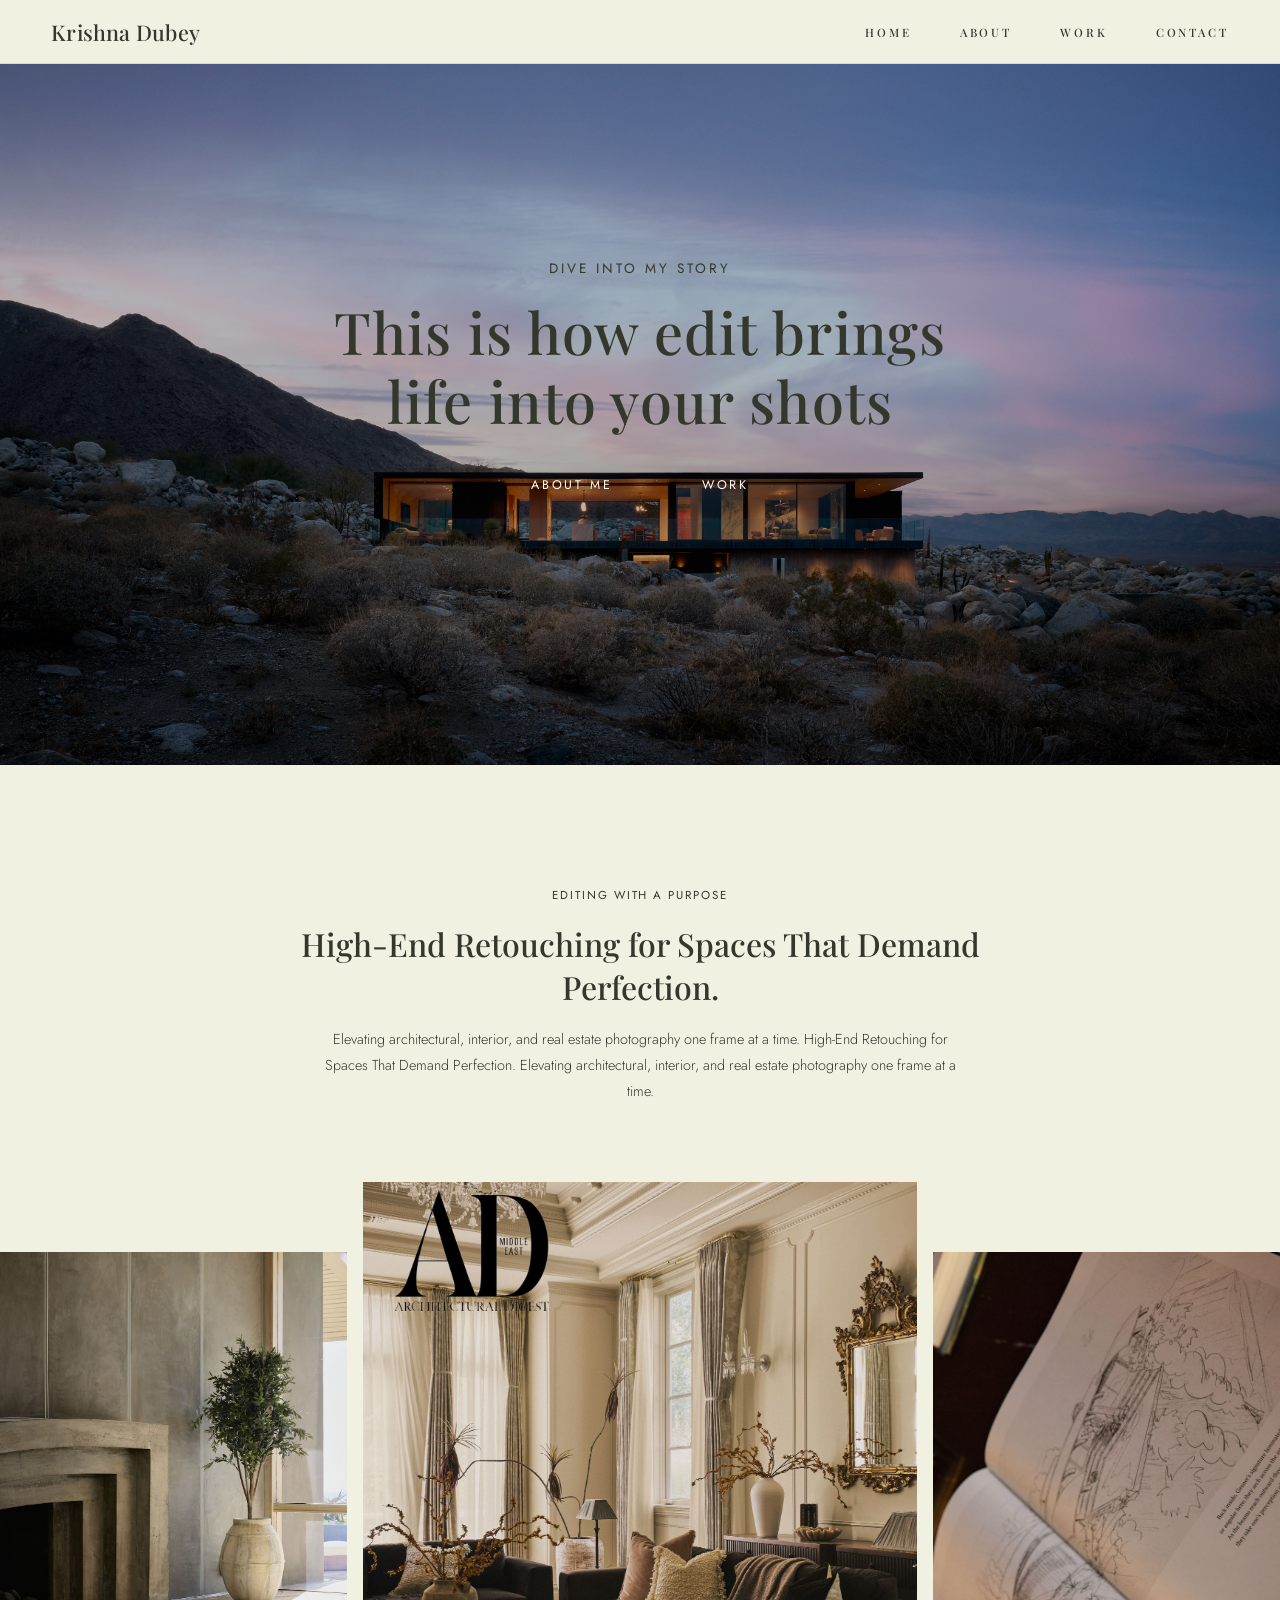
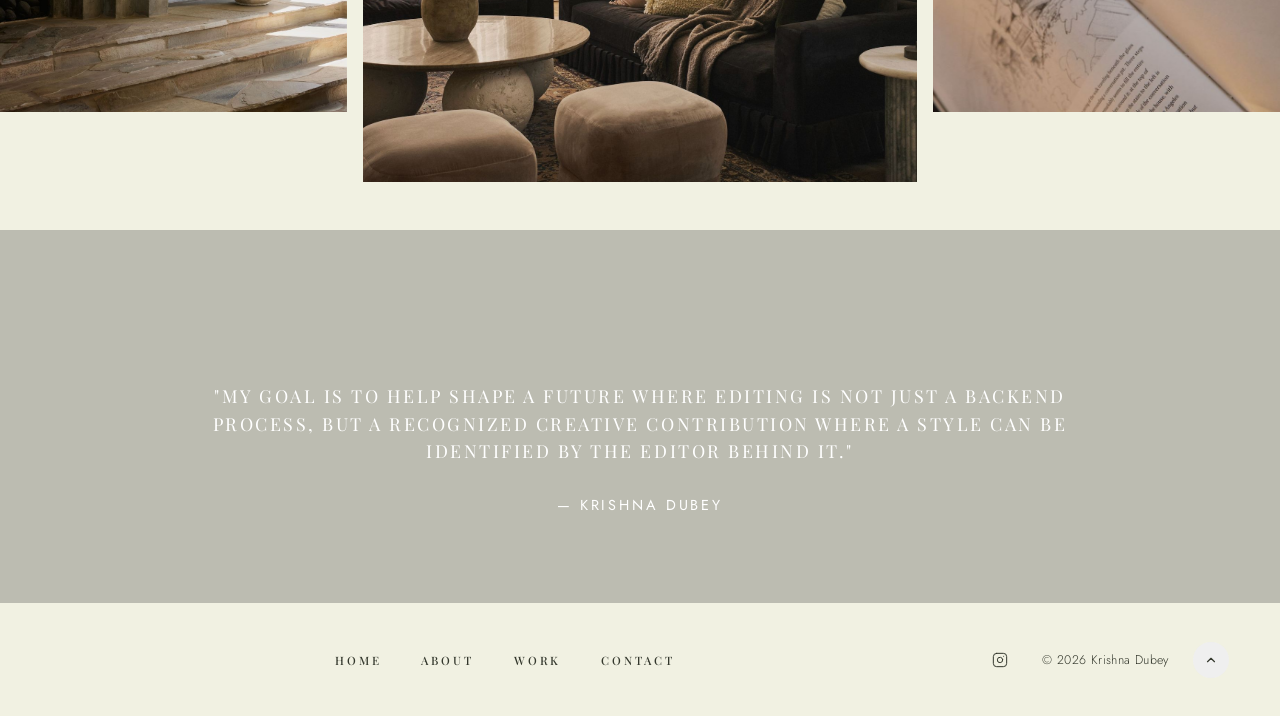
<file: index.html>
<!DOCTYPE html>
<html lang="en">
<head>
  <meta charset="utf-8">
  <meta name="viewport" content="width=device-width, initial-scale=1">
  <title>Krishna Dubey</title>
  <link rel="preconnect" href="https://fonts.googleapis.com">
  <link rel="preconnect" href="https://fonts.gstatic.com" crossorigin>
  <link href="https://fonts.googleapis.com/css2?family=Playfair+Display:ital,wght@0,400;0,500;0,600;0,700;1,400&family=Jost:wght@200;300;400;500&display=swap" rel="stylesheet">
  <link rel="stylesheet" href="style.css">
  
</head>
<body>

  <!-- ===== HEADER ===== -->
  <header id="site-header">
    <a href="index.html" class="logo">Krishna Dubey</a>

    <nav aria-label="Main navigation">
      <ul>
        <li><a href="index.html">Home</a></li>
        <li><a href="about.html" class="active">About</a></li>
        <li><a href="work.html">Work</a></li>
        <li><a href="contact.html">Contact</a></li>
      </ul>
    </nav>

    <button class="nav-toggle" id="nav-toggle" aria-label="Toggle menu" aria-expanded="false">
      <span></span><span></span><span></span>
    </button>
    
  </header>


  <!-- Mobile Nav Overlay -->
  <div class="mobile-nav" id="mobile-nav" aria-hidden="true">
    <a href="index.html" onclick="closeMobileNav()">Home</a>
    <a href="about.html" onclick="closeMobileNav()">About</a>
    <a href="work.html" onclick="closeMobileNav()">Work</a>
    <a href="contact.html" onclick="closeMobileNav()">Contact</a>
  </div>

  <!-- ===== HERO ===== -->
  <section class="hero" style="padding-top: 0;">
    <div class="hero__bg"></div>
    <div class="hero__overlay"></div>
    <div class="hero__content">
      <p class="hero__subtitle">Dive into my Story</p>
      <h1 class="hero__title">This is how edit brings life into your shots</h1>
      <div class="hero__buttons">
        <a href="about.html" class="btn btn-primary">About Me</a>
        <a href="work.html" class="btn btn-secondary">Work</a>
      </div>
    </div>
  </section>

  <!-- ===== TEXT BLOCK ===== -->
  <section class="text-block" id="about">
    <div class="text-block__inner reveal">
      <p class="label-text">Editing with a purpose</p>
      <h2 class="heading-2">High-End Retouching for Spaces That Demand Perfection.</h2>
      <p class="para-2">Elevating architectural, interior, and real estate photography one frame at a time. High-End Retouching for Spaces That Demand Perfection. Elevating architectural, interior, and real estate photography one frame at a time.</p>
    </div>
  </section>

  <!-- ===== GALLERY GRID ===== ===-->
  <section class="gallery-grid" id="work">
    <div class="gallery-grid__inner">
      <div class="gallery-grid__img gallery-grid__img--left reveal">
        <img
          src="./assets/images/Gallery/288A4763-5d4e926c-1000.jpg"
          alt="Photography sample 1"
          loading="lazy"
        >
      </div>
      <div class="gallery-grid__img gallery-grid__img--center reveal" style="transition-delay:0.12s">
        <img
          src="./assets/images/Gallery/3FA45922-5438-409C-A7E3-BE48A7AAF770_LOGO-affdc757-1500.jpg"
          sizes="(min-width: 900px) 40vw, 100vw"
          alt="Photography sample — center"
          loading="lazy"
          style="object-fit:cover; height:100%; object-position:50% 50%;"
        >
      </div>
      <div class="gallery-grid__img gallery-grid__img--right reveal" style="transition-delay:0.24s">
        <img
          src="./assets/images/Gallery/288A5397-70be3fda-1500.jpg"
          sizes="(min-width: 900px) 25vw, 50vw"
          alt="Photography sample 3"
          loading="lazy"
        >
      </div>
      
    </div>
  </section>

  <!-- ===== QUOTE SECTION ===== -->
  <section class="quote-section">
    <div class="quote-section__bg"></div>
    <div class="quote-section__overlay"></div>
    <div class="quote-section__content reveal">
      <p class="quote-text">"My goal is to help shape a future where editing is not just a backend process, but a recognized creative contribution where a style can be identified by the editor behind it."</p>
      <p class="quote-author">— Krishna Dubey</p>
    </div>
  </section>

  <!-- ===== FOOTER ===== -->
  <footer id="contact">
    <div class="footer__inner">
      <nav class="footer__nav" aria-label="Footer navigation">
        <ul>
          <li><a href="index.html">Home</a></li>
           <li><a href="about.html" class="active">About</a></li>
           <li><a href="work.html">Work</a></li>
           <li><a href="contact.html">Contact</a></li>
        </ul>
      </nav>

      <div class="footer__social">
        <a href="https://www.instagram.com/krishna_d2.0/" target="_blank" rel="noopener noreferrer" aria-label="Instagram">
          <!-- Instagram SVG icon -->
          <svg xmlns="http://www.w3.org/2000/svg" width="16" height="16" viewBox="0 0 24 24" fill="none" stroke="currentColor" stroke-width="1.5" stroke-linecap="round" stroke-linejoin="round">
            <rect x="2" y="2" width="20" height="20" rx="5" ry="5"/><path d="M16 11.37A4 4 0 1 1 12.63 8 4 4 0 0 1 16 11.37z"/><line x1="17.5" y1="6.5" x2="17.51" y2="6.5"/>
          </svg>
        </a>
      </div>

      <p class="footer__copyright">© 2026 Krishna Dubey</p>

      <button class="footer__back-to-top" onclick="window.scrollTo({top:0,behavior:'smooth'})" aria-label="Back to top">
        <svg xmlns="http://www.w3.org/2000/svg" viewBox="0 0 24 24" fill="none" stroke="currentColor" stroke-width="2" stroke-linecap="round" stroke-linejoin="round">
          <polyline points="18 15 12 9 6 15"/>
        </svg>
      </button>
    </div>
  </footer>


<script>

   const header = document.getElementById('site-header');
    window.addEventListener('scroll', () => {
      header.classList.toggle('scrolled', window.scrollY > 10);
    });
    
const toggle = document.getElementById("nav-toggle");
const mobileNav = document.getElementById("mobile-nav");

toggle.addEventListener("click", () => {
  toggle.classList.toggle("open");
  mobileNav.classList.toggle("open");
});

function closeMobileNav() {
  toggle.classList.remove("open");
  mobileNav.classList.remove("open");
}
</script>

 
</body>
</html>
</file>
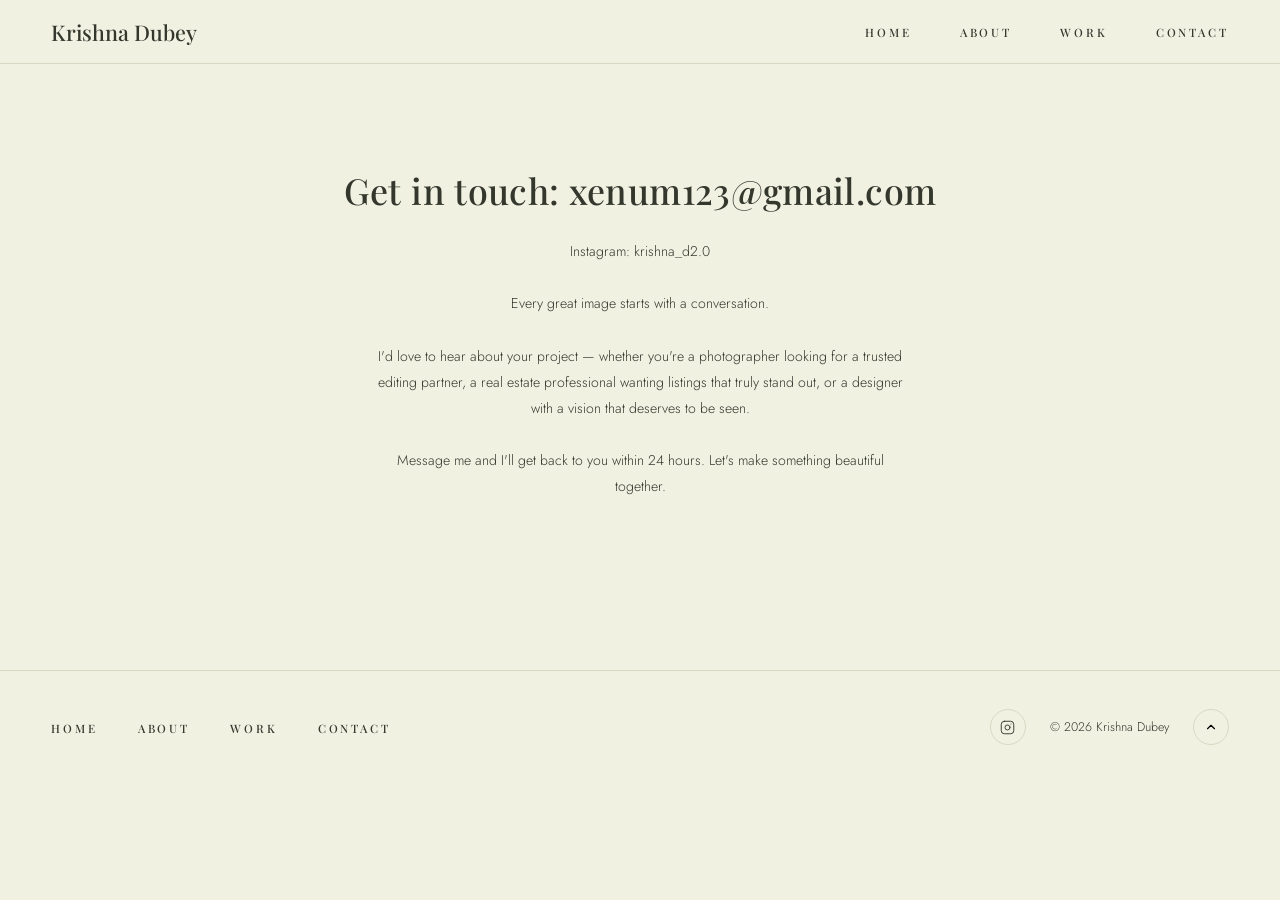
<file: contact.html>
<!DOCTYPE html>
<html lang="en">
<head>
  <meta charset="utf-8">
  <meta name="viewport" content="width=device-width, initial-scale=1">
  <title>Contact - Krishna Dubey</title>
  <link rel="preconnect" href="https://fonts.googleapis.com">
  <link rel="preconnect" href="https://fonts.gstatic.com" crossorigin>
  <link href="https://fonts.googleapis.com/css2?family=Playfair+Display:ital,wght@0,400;0,500;0,600;0,700;1,400&family=Jost:wght@200;300;400;500&display=swap" rel="stylesheet">
  <!---<link rel="stylesheet" href="style.css"> --->



  
  <style>
    :root {
      --bg: #F1F1E2;
      --text: #33372C;
      --detail: #D5DAC2;
      --gold: #C4AA70;
      --dark-green: #4B523F;
      --white: #ffffff;
      --error: #c0392b;
      --transition: 0.38s cubic-bezier(0.4, 0, 0.2, 1);
    }

    *, *::before, *::after { box-sizing: border-box; margin: 0; padding: 0; }
    html { scroll-behavior: smooth; }
    body { font-family: 'Jost', sans-serif; background: var(--bg); color: var(--text); overflow-x: hidden; }
    a { text-decoration: none; color: inherit; }
    ul { list-style: none; }

    header {
      position: fixed;
      top: 0; left: 0; right: 0;
      z-index: 100;
      background: var(--bg);
      padding: 0 4vw;
      height: 64px;
      display: flex;
      align-items: center;
      justify-content: space-between;
      border-bottom: 1px solid var(--detail);
      transition: box-shadow var(--transition);
    }
    header.scrolled { box-shadow: 0 2px 24px rgba(51,55,44,0.07); }

    .logo {
      font-family: 'Playfair Display', serif;
      font-weight: 500;
      font-size: clamp(1rem, 1.25vw + 0.5rem, 1.35rem);
      transition: color var(--transition);
    }
    .logo:hover { color: var(--gold); }

    nav ul { display: flex; gap: 3rem; align-items: center; }
    nav ul li a {
      font-family: 'Playfair Display', serif;
      font-weight: 500;
      font-size: 0.72rem;
      letter-spacing: 0.25em;
      text-transform: uppercase;
      position: relative;
      padding-bottom: 3px;
      transition: color var(--transition);
    }
    nav ul li a::after {
      content: '';
      position: absolute;
      bottom: 0; left: 0;
      width: 0; height: 1px;
      background: var(--gold);
      transition: width var(--transition);
    }
    nav ul li a:hover { color: var(--gold); }
    nav ul li a:hover::after { width: 100%; }
    nav ul li a.active { color: var(--gold); }
    nav ul li a.active::after { width: 100%; }

    .nav-toggle {
      display: none;
      flex-direction: column;
      gap: 5px;
      cursor: pointer;
      padding: 4px;
      background: none;
      border: none;
    }
    .nav-toggle span {
      display: block; width: 24px; height: 1.5px;
      background: var(--text);
      transition: transform var(--transition), opacity var(--transition);
    }
    .nav-toggle.open span:nth-child(1) { transform: translateY(6.5px) rotate(45deg); }
    .nav-toggle.open span:nth-child(2) { opacity: 0; }
    .nav-toggle.open span:nth-child(3) { transform: translateY(-6.5px) rotate(-45deg); }

    .mobile-nav {
      display: none;
      position: fixed;
      top: 64px; left: 0; right: 0; bottom: 0;
      background: var(--bg);
      z-index: 99;
      flex-direction: column;
      align-items: center;
      justify-content: center;
      gap: 2.5rem;
    }
    .mobile-nav.open { display: flex; }
    .mobile-nav a {
      font-family: 'Playfair Display', serif;
      font-size: clamp(1.8rem, 4vw, 2.5rem);
      font-weight: 500;
      transition: color var(--transition), transform var(--transition);
    }
    .mobile-nav a:hover { color: var(--gold); transform: translateX(8px); }

    main { padding-top: 64px; }

    .contact-section {
      max-width: 700px;
      margin: 0 auto;
      padding: clamp(4rem, 8vmax, 10rem) 4vw clamp(5rem, 9vmax, 12rem);
      text-align: center;
      animation: fadeUp 0.9s cubic-bezier(0.22, 1, 0.36, 1) both;
    }
    @keyframes fadeUp {
      from { opacity: 0; transform: translateY(32px); }
      to   { opacity: 1; transform: translateY(0); }
    }

    .contact-section__heading {
      font-family: 'Playfair Display', serif;
      font-weight: 500;
      font-size: clamp(1.8rem, 2.8vw, 2.6rem);
      color: var(--text);
      margin-bottom: 1.5rem;
      letter-spacing: 0.01em;
    }

    .contact-section__subtext {
      font-family: 'Jost', sans-serif;
      font-weight: 300;
      font-size: clamp(0.88rem, 1vw, 1rem);
      line-height: 1.85;
      color: var(--text);
      margin-bottom: 3.5rem;
      max-width: 540px;
      margin-left: auto;
      margin-right: auto;
    }

    .contact-form {
      display: flex;
      flex-direction: column;
      gap: 2rem;
      text-align: left;
    }

    .form-field {
      display: flex;
      flex-direction: column;
      gap: 0.5rem;
    }

    .form-field label {
      font-family: 'Playfair Display', serif;
      font-weight: 500;
      font-size: 0.68rem;
      letter-spacing: 0.25em;
      text-transform: uppercase;
      color: var(--text);
      display: flex;
      align-items: center;
      gap: 0.25rem;
    }

    .form-field label .required { color: var(--gold); font-size: 0.85rem; }

    .form-field input,
    .form-field textarea {
      width: 100%;
      background: transparent;
      border: none;
      border-bottom: 1px solid var(--detail);
      padding: 0.75rem 0;
      font-family: 'Jost', sans-serif;
      font-weight: 300;
      font-size: 0.95rem;
      color: var(--text);
      outline: none;
      transition: border-color var(--transition);
      resize: none;
      -webkit-appearance: none;
    }

    .form-field input::placeholder,
    .form-field textarea::placeholder {
      color: #aaa9a0;
      font-style: italic;
    }

    .form-field input:focus,
    .form-field textarea:focus { border-color: var(--gold); }
    .form-field input.error,
    .form-field textarea.error { border-color: var(--error); }

    .form-field textarea { min-height: 140px; padding-top: 0.9rem; }

    .field-error {
      font-family: 'Jost', sans-serif;
      font-size: 0.75rem;
      color: var(--error);
      display: none;
      margin-top: 0.2rem;
    }
    .field-error.visible { display: block; }

    .form-submit { align-self: center; margin-top: 0.5rem; }

    .btn-submit {
      display: inline-flex;
      align-items: center;
      gap: 0.6rem;
      font-family: 'Jost', sans-serif;
      font-weight: 400;
      font-size: 0.78rem;
      letter-spacing: 0.21em;
      text-transform: uppercase;
      padding: 0.9rem 2.8rem;
      background: var(--gold);
      color: var(--white);
      border: none;
      cursor: pointer;
      transition: background var(--transition), transform var(--transition), box-shadow var(--transition);
    }
    .btn-submit:hover {
      background: var(--dark-green);
      transform: translateY(-2px);
      box-shadow: 0 6px 24px rgba(0,0,0,0.14);
    }
    .btn-submit:disabled { opacity: 0.7; cursor: not-allowed; transform: none; }

    .spinner {
      display: none;
      width: 14px; height: 14px;
      border: 2px solid rgba(255,255,255,0.35);
      border-top-color: #fff;
      border-radius: 50%;
      animation: spin 0.7s linear infinite;
    }
    @keyframes spin { to { transform: rotate(360deg); } }
    .btn-submit.loading .spinner { display: block; }

    .success-message {
      display: none;
      text-align: center;
      padding: 3rem 2rem;
      border: 1px solid var(--detail);
      animation: fadeUp 0.6s ease both;
    }
    .success-message.visible { display: block; }
    .success-message__icon {
      font-size: 2.2rem;
      margin-bottom: 1.2rem;
      color: var(--gold);
    }
    .success-message h3 {
      font-family: 'Playfair Display', serif;
      font-weight: 500;
      font-size: 1.5rem;
      color: var(--text);
      margin-bottom: 0.75rem;
    }
    .success-message p {
      font-family: 'Jost', sans-serif;
      font-weight: 300;
      font-size: 0.92rem;
      line-height: 1.75;
      color: var(--text);
    }

    footer {
      background: var(--bg);
      border-top: 1px solid var(--detail);
      padding: clamp(2rem, 3vmax, 3.5rem) 4vw;
    }
    .footer__inner {
      max-width: 1400px;
      margin: 0 auto;
      display: grid;
      grid-template-columns: 1fr auto auto auto;
      align-items: center;
      gap: 1.5rem;
    }
    .footer__nav ul { display: flex; gap: 2.5rem; flex-wrap: wrap; }
    .footer__nav ul li a {
      font-family: 'Playfair Display', serif;
      font-weight: 500;
      font-size: 0.72rem;
      letter-spacing: 0.25em;
      text-transform: uppercase;
      transition: color var(--transition);
    }
    .footer__nav ul li a:hover { color: var(--gold); }

    .footer__social a {
      display: flex; align-items: center; justify-content: center;
      width: 36px; height: 36px;
      border-radius: 50%;
      border: 1px solid var(--detail);
      transition: color var(--transition), border-color var(--transition), transform var(--transition);
    }
    .footer__social a:hover { color: var(--gold); border-color: var(--gold); transform: scale(1.12); }
    .footer__social svg { width: 15px; height: 15px; }
    .footer__copyright { font-size: 0.78rem; font-weight: 300; }

    .footer__back-to-top {
      display: flex; align-items: center; justify-content: center;
      width: 36px; height: 36px;
      border-radius: 50%;
      border: 1px solid var(--detail);
      cursor: pointer; background: none;
      transition: border-color var(--transition), transform var(--transition), color var(--transition);
    }
    .footer__back-to-top:hover { border-color: var(--gold); transform: translateY(-3px); color: var(--gold); }
    .footer__back-to-top svg { width: 14px; height: 14px; }

    .pw-branding {
      text-align: center; padding: 0.6rem;
      font-size: 0.72rem; opacity: 0.45;
      border-top: 1px solid var(--detail);
    }
    .pw-branding a { color: inherit; }

    @media (max-width: 900px) {
      nav ul { display: none; }
      .nav-toggle { display: flex; }
      .footer__inner { grid-template-columns: 1fr; text-align: center; }
      .footer__nav ul { justify-content: center; gap: 1.5rem; }
      .footer__social, .footer__back-to-top { margin: 0 auto; }
    }

    img {
      max-width: 100%;
      height: auto;
    }   

    .gallery-grid__img img {
      object-fit: cover;
      border-radius: 4px;
    }

    @media (max-width: 768px) 
    {
      .nav-toggle 
      {
        display: flex;
      }
    }
  </style>

</head>
<body>

  <header id="site-header">
    <a href="index.html" class="logo">Krishna Dubey</a>
    <nav>
      <ul>
         <li><a href="index.html">Home</a></li>
         <li><a href="about.html">About</a></li>
         <li><a href="work.html">Work</a></li>
         <li><a href="contact.html">Contact</a></li>
      </ul>
    </nav>
    <button class="nav-toggle" id="nav-toggle" aria-label="Toggle menu" aria-expanded="false">
      <span></span><span></span><span></span>
    </button>
  </header>

  <div class="mobile-nav" id="mobile-nav">
    <a href="index.html" onclick="closeMobileNav()">Home</a>
    <a href="about.html" onclick="closeMobileNav()">About</a>
    <a href="work.html" onclick="closeMobileNav()">Work</a>
    <a href="contact.html" onclick="closeMobileNav()">Contact</a>
  </div>

  <main>
    <section class="contact-section">
      <h2 class="contact-section__heading">Get in touch: xenum123@gmail.com</h2>
      <p class="contact-section__subtext">
        Instagram: krishna_d2.0<br><br>
        Every great image starts with a conversation.<br><br>
        I'd love to hear about your project — whether you're a photographer looking for a trusted editing partner, a real estate professional wanting listings that truly stand out, or a designer with a vision that deserves to be seen.<br><br>
        Message me and I'll get back to you within 24 hours. Let's make something beautiful together.
      </p>

      <!--
      <form class="contact-form" id="contact-form" novalidate>
        <div class="form-field">
          <label for="name">Name <span class="required">*</span></label>
          <input type="text" id="name" name="name" placeholder="John Doe" maxlength="128" autocomplete="name">
          <span class="field-error" id="name-error">Please enter your name.</span>
        </div>

        <div class="form-field">
          <label for="email">Email address <span class="required">*</span></label>
          <input type="email" id="email" name="email" placeholder="Your email address" maxlength="128" autocomplete="email">
          <span class="field-error" id="email-error">Please enter a valid email address.</span>
        </div>

        <div class="form-field">
          <label for="message">Message <span class="required">*</span></label>
          <textarea id="message" name="message" placeholder="Your message" maxlength="5500"></textarea>
          <span class="field-error" id="message-error">Please enter your message.</span>
        </div>

        <div class="form-submit">
          <button type="submit" class="btn-submit" id="submit-btn">
            <span class="btn-text">Send Message</span>
            <span class="spinner"></span>
          </button>
        </div>
      </form>
      -->

      <div class="success-message" id="success-message">
        <div class="success-message__icon">✦</div>
        <h3>Thank you for reaching out!</h3>
        <p>Your message has been received. I'll get back to you within 24 hours.<br>Looking forward to creating something beautiful together.</p>
      </div>
    </section>
  </main>

  <footer>
    <div class="footer__inner">
      <nav class="footer__nav">
        <ul>
          <li><a href="index.html">Home</a></li>
          <li><a href="about.html">About</a></li>
          <li><a href="work.html">Work</a></li>
          <li><a href="contact.html">Contact</a></li>
        </ul>
      </nav>
      <div class="footer__social">
        <a href="https://www.instagram.com/krishna_d2.0/" target="_blank" rel="noopener" aria-label="Instagram">
          <svg xmlns="http://www.w3.org/2000/svg" viewBox="0 0 24 24" fill="none" stroke="currentColor" stroke-width="1.5" stroke-linecap="round" stroke-linejoin="round">
            <rect x="2" y="2" width="20" height="20" rx="5"/><path d="M16 11.37A4 4 0 1 1 12.63 8 4 4 0 0 1 16 11.37z"/><line x1="17.5" y1="6.5" x2="17.51" y2="6.5"/>
          </svg>
        </a>
      </div>
      <p class="footer__copyright">© 2026 Krishna Dubey</p>
      <button class="footer__back-to-top" onclick="window.scrollTo({top:0,behavior:'smooth'})" aria-label="Back to top">
        <svg xmlns="http://www.w3.org/2000/svg" viewBox="0 0 24 24" fill="none" stroke="currentColor" stroke-width="2" stroke-linecap="round" stroke-linejoin="round">
          <polyline points="18 15 12 9 6 15"/>
        </svg>
      </button>
    </div>
  </footer>


  <script>
    // Sticky header
    const header = document.getElementById('site-header');
    window.addEventListener('scroll', () => {
      header.classList.toggle('scrolled', window.scrollY > 10);
    });

    // Mobile nav
    const toggle = document.getElementById('nav-toggle');
    const mobileNav = document.getElementById('mobile-nav');
    function closeMobileNav() {
      toggle.classList.remove('open');
      mobileNav.classList.remove('open');
      toggle.setAttribute('aria-expanded', 'false');
      document.body.style.overflow = '';
    }
    toggle.addEventListener('click', () => {
      const isOpen = toggle.classList.toggle('open');
      mobileNav.classList.toggle('open', isOpen);
      toggle.setAttribute('aria-expanded', isOpen);
      document.body.style.overflow = isOpen ? 'hidden' : '';
    });

    // Form validation
    function validateEmail(email) {
      return /^[^\s@]+@[^\s@]+\.[^\s@]+$/.test(email);
    }

    function setError(fieldId, errorId, show) {
      document.getElementById(fieldId).classList.toggle('error', show);
      document.getElementById(errorId).classList.toggle('visible', show);
    }

    ['name', 'email', 'message'].forEach(id => {
      document.getElementById(id).addEventListener('input', () => {
        document.getElementById(id).classList.remove('error');
        document.getElementById(id + '-error').classList.remove('visible');
      });
    });

    document.getElementById('contact-form').addEventListener('submit', function(e) {
      e.preventDefault();
      const name = document.getElementById('name').value.trim();
      const email = document.getElementById('email').value.trim();
      const message = document.getElementById('message').value.trim();
      let valid = true;

      setError('name', 'name-error', !name); if (!name) valid = false;
      setError('email', 'email-error', !validateEmail(email)); if (!validateEmail(email)) valid = false;
      setError('message', 'message-error', !message); if (!message) valid = false;

      if (!valid) return;

      const btn = document.getElementById('submit-btn');
      btn.disabled = true;
      btn.classList.add('loading');

      // Simulate sending with a delay, then show success
      setTimeout(() => {
        btn.classList.remove('loading');
        document.getElementById('contact-form').style.display = 'none';
        document.getElementById('success-message').classList.add('visible');
      }, 1400);
    });
  </script>
</body>
</html>
</file>
<file: style.css>
<style>
    /* ===== CSS VARIABLES ===== */
    :root {
      --bg: #F1F1E2;
      --text: #33372C;
      --detail: #D5DAC2;
      --accent-bg: #FBFBF4;
      --gold: #C4AA70;
      --dark-green: #4B523F;
      --white: #ffffff;
      --overlay: rgba(0,0,0,0.22);
      --transition: 0.38s cubic-bezier(0.4, 0, 0.2, 1);
    }

    /* ===== RESET ===== */
    *, *::before, *::after { box-sizing: border-box; margin: 0; padding: 0; }
    html { scroll-behavior: smooth; }
    body {
      font-family: 'Jost', sans-serif;
      background: var(--bg);
      color: var(--text);
      overflow-x: hidden;
    }
    img { display: block; max-width: 100%; }
    a { text-decoration: none; color: inherit; }
    ul { list-style: none; }

    /* ===== HEADER / NAV ===== */

     /*
    
    header {
      position: fixed;
      top: 0; left: 0; right: 0;
      z-index: 100;
      background: var(--bg);
      padding: 0 4vw;
      height: 64px;
      display: flex;
      align-items: center;
      justify-content: space-between;
      border-bottom: 1px solid var(--detail);
      transition: background var(--transition), box-shadow var(--transition);
    }
    */ 

    header {
      position: fixed;
      top: 0;
      left: 0;
      width: 100%;
      height: 64px;
      background: #F1F1E2;
      border-bottom: 1px solid #D5DAC2;
      z-index: 9999;
      display: flex;
      align-items: center;
      justify-content: space-between;
      padding: 0 4vw;
    }

    header.scrolled {
      box-shadow: 0 2px 24px rgba(51,55,44,0.07);
    }

    .logo {
      font-family: 'Playfair Display', serif;
      font-weight: 500;
      font-size: clamp(1rem, 1.25vw + 0.5rem, 1.35rem);
      letter-spacing: 0.01em;
      color: var(--text);
      transition: color var(--transition);
    }
    .logo:hover { color: var(--gold); }

    nav ul {
      display: flex;
      gap: 3rem;
      align-items: center;
    }
    nav ul li a {
      font-family: 'Playfair Display', serif;
      font-weight: 500;
      font-size: 0.72rem;
      letter-spacing: 0.25em;
      text-transform: uppercase;
      color: var(--text);
      position: relative;
      padding-bottom: 3px;
      transition: color var(--transition);
    }
    nav ul li a::after {
      content: '';
      position: absolute;
      bottom: 0; left: 0;
      width: 0; height: 1px;
      background: var(--gold);
      transition: width var(--transition);
    }
    nav ul li a:hover { color: var(--gold); }
    nav ul li a:hover::after { width: 100%; }

    /* Hamburger */
    .nav-toggle {
      display: none;
      flex-direction: column;
      gap: 5px;
      cursor: pointer;
      padding: 4px;
    }
    .nav-toggle span {
      display: block;
      width: 24px; height: 1.5px;
      background: var(--text);
      transition: transform var(--transition), opacity var(--transition);
    }
    .nav-toggle.open span:nth-child(1) { transform: translateY(6.5px) rotate(45deg); }
    .nav-toggle.open span:nth-child(2) { opacity: 0; }
    .nav-toggle.open span:nth-child(3) { transform: translateY(-6.5px) rotate(-45deg); }

    /* Mobile nav */
    .mobile-nav {
      display: none;
      position: fixed;
      top: 64px; left: 0; right: 0; bottom: 0;
      background: var(--bg);
      z-index: 99;
      flex-direction: column;
      align-items: center;
      justify-content: center;
      gap: 2.5rem;
    }
    .mobile-nav.open { display: flex; }
    .mobile-nav a {
      font-family: 'Playfair Display', serif;
      font-size: clamp(1.8rem, 4vw, 2.5rem);
      font-weight: 500;
      color: var(--text);
      letter-spacing: 0.01em;
      transition: color var(--transition), transform var(--transition);
    }
    .mobile-nav a:hover { color: var(--gold); transform: translateX(8px); }

    /* ===== HERO SECTION ===== */
    .hero {
      position: relative;
      width: 100%;
      /* height: 100svh; */
      min-height: 85vh;
      /* min-height: 560px; */
      display: flex;
      align-items: center;
      justify-content: center;
      overflow: hidden;
    }
    .hero__bg {
      position: absolute;
      inset: 0;
      background-image: url('./assets/images/winter-sun/IQ1A8264_2.jpg');
      background-size: cover;
      background-position: 50% 50%;
      transform: scale(1.05);
      transition: transform 0.6s ease;
    }
    .hero:hover .hero__bg { transform: scale(1.0); }
    .hero__overlay {
      position: absolute;
      inset: 0;
      background: rgba(0,0,0,0.22);
    }
    .hero__content {
      position: relative;
      z-index: 2;
      text-align: center;
      padding: 0 2rem;
      display: flex;
      flex-direction: column;
      align-items: center;
      gap: 1.2rem;
      animation: fadeUp 1.2s cubic-bezier(0.22, 1, 0.36, 1) both;
    }
    @keyframes fadeUp {
      from { opacity: 0; transform: translateY(40px); }
      to   { opacity: 1; transform: translateY(0); }
    }
    .hero__subtitle {
      font-family: 'Jost', sans-serif;
      font-weight: 400;
      font-size: 0.85rem;
      letter-spacing: 0.22em;
      text-transform: uppercase;
      color: var(--white);
      animation-delay: 0.1s;
    }
    .hero__title {
      font-family: 'Playfair Display', serif;
      font-weight: 500;
      font-size: clamp(2rem, 4.5vw, 3.8rem);
      line-height: 1.2;
      letter-spacing: 0.02em;
      color: var(--white);
      max-width: 700px;
      animation-delay: 0.2s;
    }
    .hero__buttons {
      display: flex;
      gap: 1.2rem;
      flex-wrap: wrap;
      justify-content: center;
      margin-top: 0.5rem;
      animation-delay: 0.35s;
    }

    /* ===== BUTTONS ===== */
    .btn {
      display: inline-block;
      font-family: 'Jost', sans-serif;
      font-weight: 400;
      font-size: 0.78rem;
      letter-spacing: 0.21em;
      text-transform: uppercase;
      padding: 0.85rem 2.2rem;
      border: none;
      cursor: pointer;
      transition: background var(--transition), color var(--transition), transform var(--transition), box-shadow var(--transition);
      outline: none;
    }
    .btn-primary {
      background: var(--gold); /* #ff4d6d; */
      color:   white; /*var(--white); */
    }
    .btn-primary:hover {
      background: #ff4d6d;; /* var(--dark-green); */
      transform: translateY(-2px);
      box-shadow: 0 6px 24px rgba(0,0,0,0.18);
    }
    .btn-secondary {
      background: var(--gold);
      color: white; 
      /*
      background: #ff4d6d; 
      color:   white;  */
    }
    .btn-secondary:hover {
      background: #ff4d6d;; /* var(--dark-green); */
      transform: translateY(-2px);
      box-shadow: 0 6px 24px rgba(0,0,0,0.18);
    }

    /* ===== TEXT BLOCK ===== */
    .text-block {
      background: var(--bg);
      padding: clamp(4rem, 7vmax, 9rem) 4vw clamp(3.5rem, 6vmax, 8rem);
      display: flex;
      align-items: center;
      justify-content: center;
    }
    .text-block__inner {
      max-width: 820px;
      text-align: center;
      display: flex;
      flex-direction: column;
      gap: 1.2rem;
    }
    .label-text {
      font-family: 'Jost', sans-serif;
      font-weight: 400;
      font-size: 0.72rem;
      letter-spacing: 0.17em;
      text-transform: uppercase;
      color: var(--text);
    }
    .heading-2 {
      font-family: 'Playfair Display', serif;
      font-weight: 500;
      font-size: clamp(1.6rem, 2.5vw, 2.4rem);
      line-height: 1.35;
      letter-spacing: 0;
      color: var(--text);
    }
    .para-2 {
      font-family: 'Jost', sans-serif;
      font-weight: 300;
      font-size: clamp(0.9rem, 1vw, 1rem);
      line-height: 1.8;
      color: var(--text);
      max-width: 660px;
      margin: 0 auto;
    }

    /* ===== ASYMMETRIC GALLERY GRID ===== */
    .gallery-grid {
      /*
      background: var(--bg);
      padding: 0 4vw clamp(2rem, 4vmax, 5rem);
      */
      position: relative;
      z-index: 2;
      margin-bottom: 60px;
    }
    .gallery-grid__inner {
      display: grid;
      grid-template-columns: 1fr 1.6fr 1fr;
      grid-template-rows: auto;
      gap: 16px;
      max-width: 1400px;
      margin: 0 auto;
      align-items: center;
    }
    .gallery-grid__img {
      overflow: hidden;
      position: relative;
    }
    .gallery-grid__img img {
      width: 100%;
      height: 100%;
      object-fit: cover;
      display: block;
      transition: transform 0.65s cubic-bezier(0.25, 0.46, 0.45, 0.94), filter 0.65s ease;
      filter: brightness(1);
    }
    .gallery-grid__img:hover img {
      transform: scale(1.04);
      filter: brightness(0.93);
    }
    .gallery-grid__img--left { height: 460px; }
    .gallery-grid__img--center { height: 600px; }
    .gallery-grid__img--right { height: 460px; }

    /* ===== QUOTE SECTION ===== */
    .quote-section {
      /*
      position: relative;
      width: 100%;
      min-height: 480px;
      display: flex;
      align-items: center;
      justify-content: center;
      overflow: hidden;
      padding: clamp(5rem, 9vmax, 12rem) 4vw;
      */
      position: relative;
      width: 100%;
      padding: 120px 20px;
      margin-top: 80px;
      background: #F1F1E2;
      overflow: hidden;
      z-index: 1;
    }
    .quote-section__bg {
      position: absolute;
      inset: 0;
      background-image: url('https://images-pw.pixieset.com/site/NV4471/Zynr8a/288A5354-9b88cc75-1500.jpg');
      background-size: cover;
      background-position: 50% 50%;
      transform: scale(1.04);
      transition: transform 0.6s ease;
    }
    .quote-section:hover .quote-section__bg { transform: scale(1.0); }
    .quote-section__overlay {
      position: absolute;
      inset: 0;
      background: rgba(0,0,0,0.22);
    }
    .quote-section__content {
      /*
      position: relative;
      z-index: 2;
      max-width: 880px;
      text-align: center;
      animation: none;
      */
      max-width: 900px;
      margin: 0 auto;
      text-align: center;
      position: relative;
      z-index: 2;
    }
    .quote-text {
      /*
      font-family: 'Playfair Display', serif;
      font-weight: 500;
      font-size: clamp(1rem, 1.4vw, 1.3rem);
      line-height: 1.55;
      letter-spacing: 0.14em;
      text-transform: uppercase;
      color:  white; /*var(--white); 
      margin-bottom: 2rem;
      */
      font-family: 'Playfair Display', serif;
      /*font-size: clamp(1.4rem, 2vw, 2.4rem); */
      font-size: clamp(1rem, 1.4vw, 1.3rem);
      line-height: 1.55;
      letter-spacing: 0.14em;
      font-family: 'Playfair Display', serif;
      color:  white; 
      text-transform: uppercase;
    }
    .quote-author {
      /*
      font-family: 'Playfair Display', serif;
      font-weight: 500;
      font-size: clamp(0.75rem, 0.9vw, 0.9rem);
      letter-spacing: 0.19em;
      text-transform: uppercase;
      color: white; //var(--white) 
      */
      margin-top: 30px;
      font-size: 0.9rem;
      letter-spacing: 0.2em;
      text-transform: uppercase;
      color: white;
    }

    /* ===== FOOTER ===== */
    footer {
      background: var(--bg);
      border-top: 1px solid var(--detail);
      padding: clamp(2rem, 3vmax, 3.5rem) 4vw;
      
    }
    .footer__inner {
      max-width: 1400px;
      margin: 0 auto;
      display: grid;
      grid-template-columns: 1fr auto auto auto;
      align-items: center;
      gap: 1.5rem;
    }
    .footer__nav ul {
      display: flex;
      gap: 2.5rem;
      flex-wrap: wrap;
      justify-content: center;
    }
    .footer__nav ul li a {
      font-family: 'Playfair Display', serif;
      font-weight: 500;
      font-size: 0.72rem;
      letter-spacing: 0.25em;
      text-transform: uppercase;
      color: var(--text);
      transition: color var(--transition);
    }
    .footer__nav ul li a:hover { color: var(--gold); }

    .footer__social a {
      display: flex;
      align-items: center;
      justify-content: center;
      color: var(--text);
      font-size: 1.1rem;
      width: 36px; height: 36px;
      border-radius: 50%;
      border: 1px solid var(--detail);
      transition: color var(--transition), border-color var(--transition), transform var(--transition);
    }
    .footer__social a:hover {
      color: var(--gold);
      border-color: var(--gold);
      transform: scale(1.12);
    }

    .footer__copyright {
      font-size: 0.78rem;
      font-weight: 300;
      color: var(--text);
      letter-spacing: 0.03em;
    }

    .footer__back-to-top {
      display: flex;
      align-items: center;
      justify-content: center;
      width: 36px; height: 36px;
      border: 1px solid var(--detail);
      border-radius: 50%;
      cursor: pointer;
      transition: border-color var(--transition), transform var(--transition);
      color: var(--text);
    }
    .footer__back-to-top:hover {
      border-color: var(--gold);
      transform: translateY(-3px);
      color: var(--gold);
    }
    .footer__back-to-top svg { width: 14px; height: 14px; }

    /* ===== PIXIESET BRANDING (hidden in clone) ===== */
    .pw-branding {
      text-align: center;
      padding: 0.6rem;
      font-size: 0.72rem;
      color: var(--text);
      opacity: 0.45;
      border-top: 1px solid var(--detail);
      background: var(--bg);
    }
    .pw-branding a { color: inherit; }

    /* ===== SCROLL REVEAL ===== */
    .reveal {
      opacity: 1; 
      transform: translateY(32px);
      transition: opacity 0.75s cubic-bezier(0.22, 1, 0.36, 1), transform 0.75s cubic-bezier(0.22, 1, 0.36, 1);
    }
    .reveal.visible {
      opacity: 1;
      transform: translateY(0);
    }

    .active {
      color: var(--gold);
    }

    /* ===== RESPONSIVE ===== */
    @media (max-width: 900px) {
      nav ul { display: none; }
      .nav-toggle { display: flex; }

      .gallery-grid__inner {
        grid-template-columns: 1fr 1fr;
        grid-template-rows: auto auto;
      }
      .gallery-grid__img--left { height: 300px; }
      .gallery-grid__img--center { height: 420px; grid-column: 1 / -1; order: -1; }
      .gallery-grid__img--right { height: 300px; }

      .footer__inner {
        grid-template-columns: 1fr;
        text-align: center;
      }
      .footer__nav ul { justify-content: center; gap: 1.5rem; }
      .footer__social { display: flex; justify-content: center; }
      .footer__back-to-top { margin: 0 auto; }
    }

    @media (max-width: 560px) {
      .gallery-grid__inner {
        grid-template-columns: 1fr;
      }
      .gallery-grid__img--left,
      .gallery-grid__img--right { height: 260px; }
      .gallery-grid__img--center { height: 340px; }
    }


/* =========================
   MOBILE RESPONSIVE FIXES
========================= */


@media (max-width: 768px) {

  /* HEADER */
  header {
    position: fixed;
    top: 0;
    left: 0;
    width: 100%;
    height: 60px;
    padding: 0 18px;
    background: #F1F1E2;
    display: flex;
    align-items: center;
    justify-content: space-between;
    z-index: 9999;
  }

  /* LOGO */
  .logo {
    font-size: 0.95rem;
    letter-spacing: 0.03em;
    z-index: 10000;
  }

  /* HIDE DESKTOP NAV */
  nav ul {
    display: none;
  }

  /* HAMBURGER */
  .nav-toggle {
    display: flex;
    flex-direction: column;
    gap: 5px;
    background: none;
    border: none;
    cursor: pointer;
    z-index: 10000;
  }

  .nav-toggle span {
    width: 24px;
    height: 2px;
    background: #33372C;
    display: block;
  }

  /* MOBILE NAV */
  .mobile-nav {
    position: fixed;
    top: 60px;
    left: 0;
    width: 100%;
    height: calc(100vh - 60px);
    background: #F1F1E2;

    display: none;

    flex-direction: column;
    justify-content: center;
    align-items: center;

    gap: 32px;

    z-index: 9998;
  }

  .mobile-nav.open {
    display: flex;
  }

  .mobile-nav a {
    font-size: 1.5rem;
    font-family: 'Playfair Display', serif;
  }

  /* HERO */
  .hero {
    min-height: 85vh;
    padding: 100px 20px 60px;
  }

  .hero__title {
    font-size: 2rem;
    line-height: 1.2;
    text-align: center;
  }

  .hero__subtitle {
    text-align: center;
  }

  .hero__buttons {
    flex-direction: column;
    align-items: center;
  }

}

body {
  /*overflow-x: hidden; */
  background-color: #F1F1E2; 
  color: #33372C;
}

/* HEADER NAVIGATION HOVER EFFECT */
nav ul li a {
  position: relative;

  text-decoration: none;

  transition: color 0.3s ease;
}

/* underline */
nav ul li a::after {
  content: "";

  position: absolute;

  left: 0;
  bottom: -4px;

  width: 0;

  height: 1px;

  background-color: #C4AA70;

  transition: width 0.3s ease;
}

/* hover animation */
nav ul li a:hover::after {
  width: 100%;
}

/* optional text color change */
nav ul li a:hover {
  color: #C4AA70;
}

  </style>
</file>
